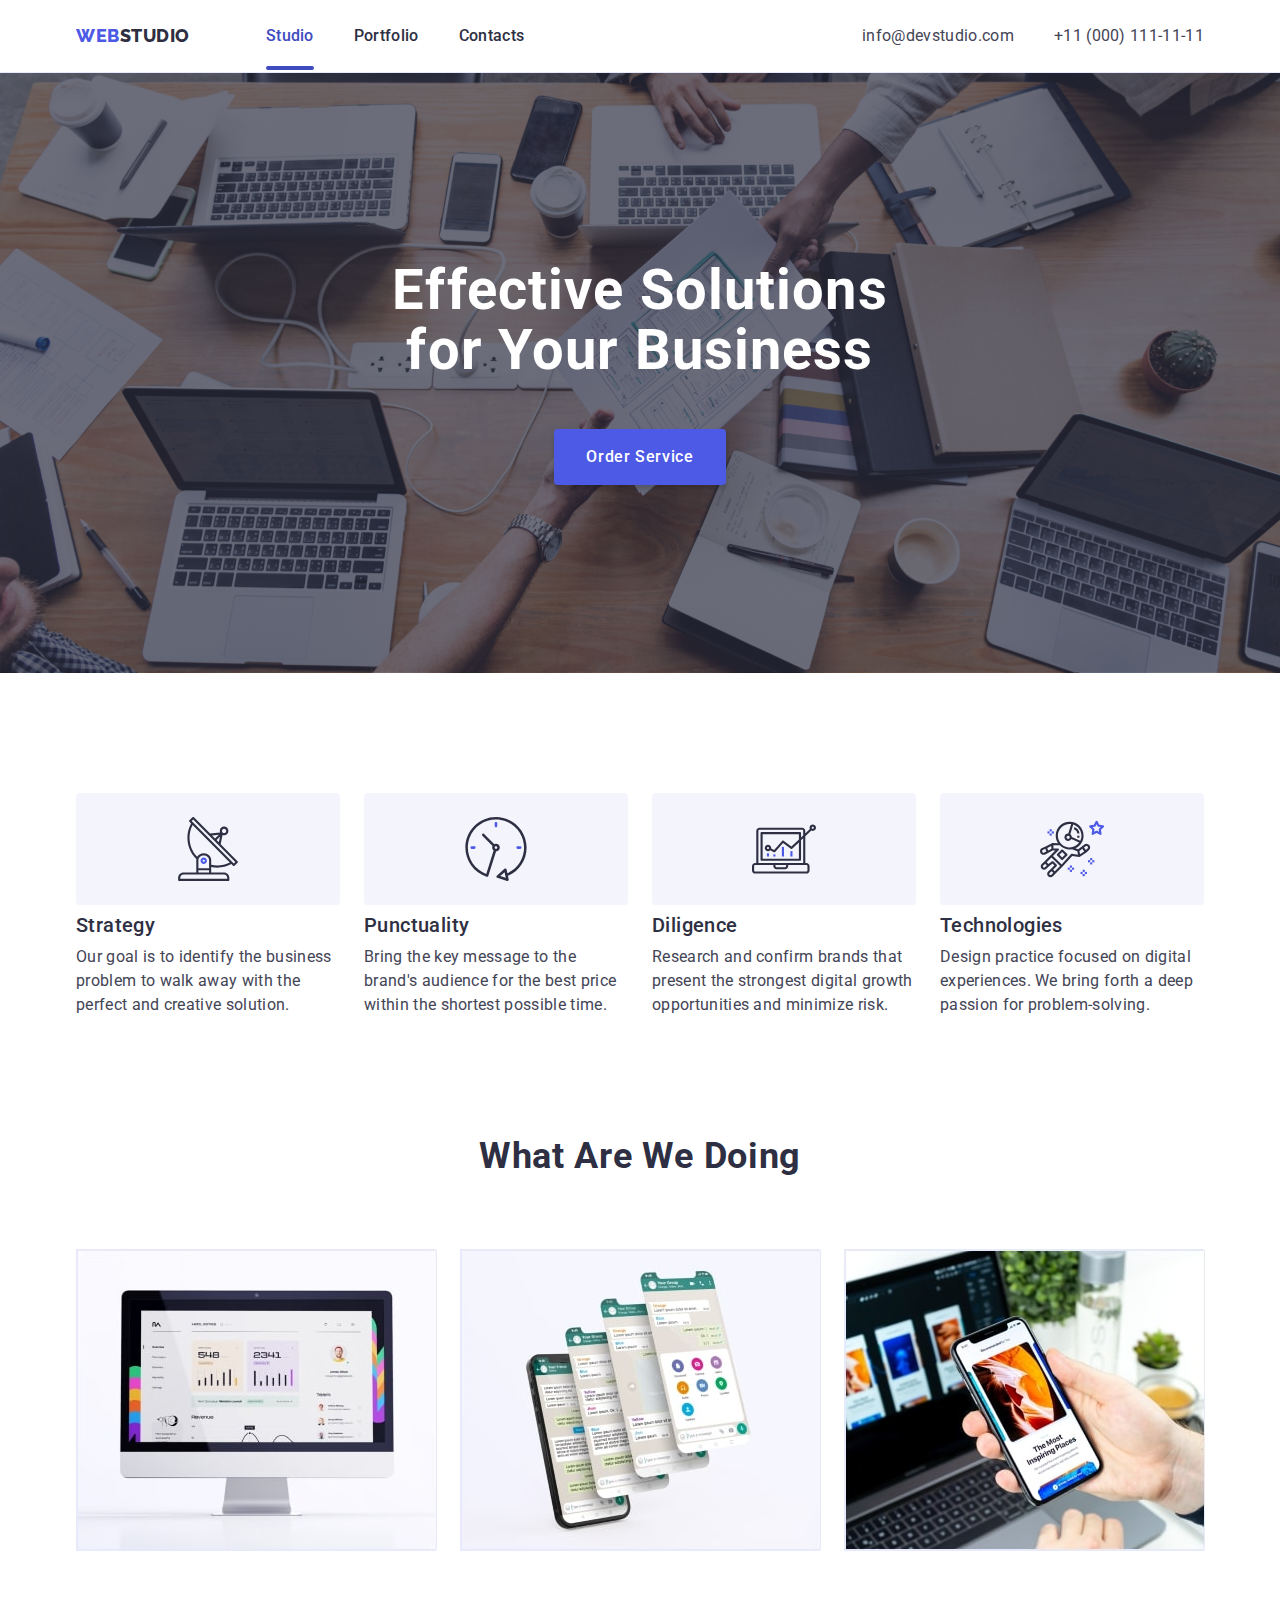
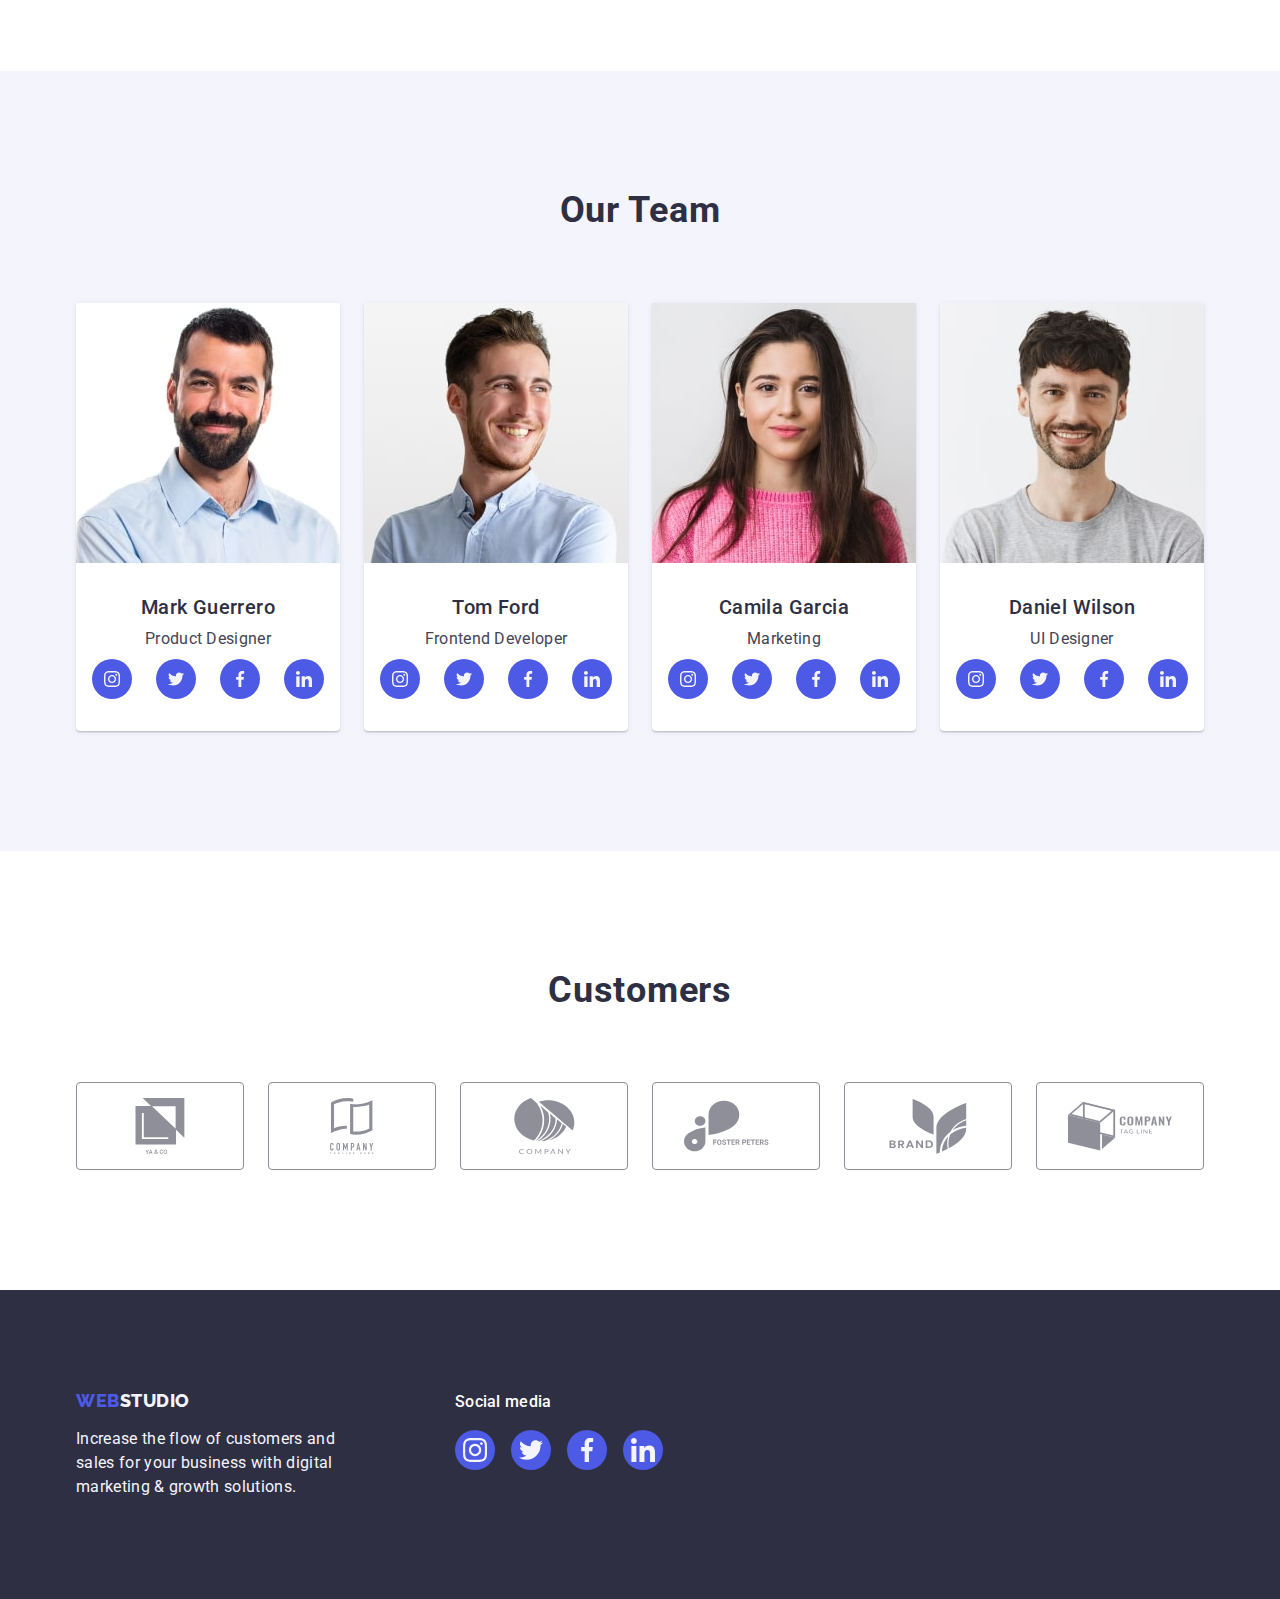
<file: index.html>
<!DOCTYPE html>
<html lang="en">
  <head>
    <meta charset="UTF-8" />
    <meta http-equiv="X-UA-Compatible" content="IE=edge" />
    <meta name="viewport" content="width=device-width, initial-scale=1.0" />
    <title>Effective Solutions for Your Business</title>

    <link rel="preconnect" href="https://fonts.googleapis.com" />
    <link rel="preconnect" href="https://fonts.gstatic.com" crossorigin />
    <link
      href="https://fonts.googleapis.com/css2?family=Raleway:wght@800&family=Roboto:wght@400;500;700&display=swap"
      rel="stylesheet"
    />
    <link rel="stylesheet" href="https://cdn.jsdelivr.net/npm/modern-normalize@1.1.0/modern-normalize.min.css">
    <link rel="stylesheet" href="./css/styles.css" />
  </head>

  <body>
    <header class="main-header">
      <div class="container main-header-container">
      <nav class="page-navigation">
        <a class="page-logo link" href="./index.html">Web<span class="span-logo">Studio</span></a>
        <ul class="navigation-list list">
          <li class="navigation-list-item">
            <a class="navigation-link active-page link" href="./index.html">Studio</a>
          </li>
          <li class="navigation-list-item">
            <a class="navigation-link link"  href="./portfolio.html" >Portfolio</a>
          </li>
          <li class="navigation-list-item">
            <a class="navigation-link link" href="">Contacts</a>
          </li>
        </ul>
      </nav>
      <address class="contacts-address list link ">
        <ul class="header-contact list">
          <li class="header-contact-list"> 
            <a  href="mailto:info@devstudio.com" class="link contact-item">info@devstudio.com</a>
          </li>
          <li class="header-contact-list">
            <a  href="tel:+110001111111" class="link contact-item">+11 (000) 111-11-11</a>
          </li>
        </ul>
      </address>
      </div>
    </header>
    <main>
      <section class="hero">
        <div class="container">
        <h1 class="hero-title">
          Effective Solutions <br>
          for Your Business
        </h1>
        <button type="button" data-modal-open class="modal-open-btn">Order Service</button>
        </div>
      </section>

      <section class="our-advantages">
        <div class="container">
        <h2 class="title" hidden>Our Advantages</h2>
        <ul class="our-advantages-list list">
          <li class="advantages-list ">
            <div class="our-advantages-icon icon" >
          <svg width="64" height="64">
            <use href="./images/icons.svg#icon-antenna"></use>
          </svg>
        </div>
            <h3 class="text-title">Strategy</h3>
            <p class="title-description">
              Our goal is to identify the business problem to walk away with the perfect and
              creative solution.
            </p>
          </li>
          <li class="advantages-list ">
             <div class="our-advantages-icon icon " >
          <svg width="64" height="64">
            <use href="./images/icons.svg#icon-clock"></use>
          </svg>
        </div>
            <h3 class="text-title">Punctuality</h3>
            <p class="title-description">
              Bring the key message to the brand's audience for the best price within the shortest
              possible time.
            </p>
          </li>
          <li class="advantages-list ">
        <div class="our-advantages-icon icon" >
          <svg width="64" height="64">
            <use href="./images/icons.svg#icon-diagram"></use>
          </svg>
        </div>
            <h3 class="text-title">Diligence</h3>
            <p class="title-description">
              Research and confirm brands that present the strongest digital growth opportunities
              and minimize risk.
            </p>
          </li>
          <li class="advantages-list ">
            <div class="our-advantages-icon icon" >
          <svg width="64" height="64">
            <use href="./images/icons.svg#icon-astronaut"></use>
          </svg>
        </div>
            <h3 class="text-title">Technologies</h3>
            <p class="title-description">
              Design practice focused on digital experiences. We bring forth a deep passion for
              problem-solving.
            </p>
          </li>
        </ul>
        </div>
      </section>

      <section class="section-actions">
        <div class="container">
        <h2 class="title">What are we doing</h2>
        <ul class="section-actions-list list">
          <li class="title-list-item">
            <img src="./images/monitor.jpg" alt="monitor" width="360" height="300" />
          </li>
          <li class="title-list-item">
            <img src="./images/phone1.jpg" alt="phone1" width="360" height="300" />
          </li>
          <li class="title-list-item">
            <img src="./images/phone2.jpg" alt="phone2" width="360" height="300" />
          </li>
        </ul>
        </div>
      </section>

      <section class="team-background-color section">
        <div class="container">
        <h2 class="title">Our Team</h2>
        <ul class="team-card-list list">
          <li class="team-card">
            <img src="./images/mark.jpg"  alt="Mark Guerrero" width="264" height="260" />
            <div class="job-title">
            <h3 class="text-title-team">Mark Guerrero</h3>
            <p class="title-description-team">Product Designer</p>
           <ul class="social-list">
            <li class="social-list-item">
              <a href="" class="social-list-link">
                <svg class="social-list-icon"  aria-label="instagram icon" width="16" height="16">
                  <use href="./images/icons.svg#icon-instagram"></use>
                </svg>
              </a>
            </li>
            <li class="social-list-item">
              <a href="" class="social-list-link">
                <svg class="social-list-icon"  aria-label="twitter icon" width="16" height="16">
                  <use href="./images/icons.svg#icon-twitter"></use>
                </svg>
              </a>
            </li>
            <li class="social-list-item">
              <a href="" class="social-list-link">
                <svg class="social-list-icon"  aria-label="facebook icon" width="16" height="16">
                  <use href="./images/icons.svg#icon-facebook"></use>
                </svg>
              </a>
            </li>
            <li class="social-list-item">
              <a href="" class="social-list-link">
                <svg class="social-list-icon" aria-label="linkedin icon" width="16" height="16">
                  <use href="./images/icons.svg#icon-linkedin"></use>
                </svg>
              </a>
            </li>
           </ul>
            </div>
          </li>
          <li class="team-card">
            <img src="./images/tom.jpg" alt="Tom Ford" width="264" height="260" />
            <div class="job-title">
            <h3 class="text-title-team">Tom Ford</h3>
            <p class="title-description-team">Frontend Developer</p>
            <ul class="social-list">
            <li class="social-list-item">
              <a href="" class="social-list-link">
                <svg class="social-list-icon"  aria-label="instagram icon" width="16" height="16">
                  <use href="./images/icons.svg#icon-instagram"></use>
                </svg>
              </a>
            </li>
            <li class="social-list-item">
              <a href="" class="social-list-link">
                <svg class="social-list-icon"  aria-label="twitter icon" width="16" height="16">
                  <use href="./images/icons.svg#icon-twitter"></use>
                </svg>
              </a>
            </li>
            <li class="social-list-item">
              <a href="" class="social-list-link">
                <svg class="social-list-icon"  aria-label="facebook icon" width="16" height="16">
                  <use href="./images/icons.svg#icon-facebook"></use>
                </svg>
              </a>
            </li>
            <li class="social-list-item">
              <a href="" class="social-list-link">
                <svg class="social-list-icon" aria-label="linkedin icon" width="16" height="16">
                  <use href="./images/icons.svg#icon-linkedin"></use>
                </svg>
              </a>
            </li>
           </ul>
            </div>
          </li>
          <li class="team-card">
            <img src="./images/camila.jpg" alt="Camila Garcia" width="264" height="260" />
            <div class="job-title">
            <h3 class="text-title-team">Camila Garcia</h3>
            <p class="title-description-team">Marketing</p>
            <ul class="social-list">
            <li class="social-list-item">
              <a href="" class="social-list-link">
                <svg class="social-list-icon"  aria-label="instagram icon" width="16" height="16">
                  <use href="./images/icons.svg#icon-instagram"></use>
                </svg>
              </a>
            </li>
            <li class="social-list-item">
              <a href="" class="social-list-link">
                <svg class="social-list-icon"  aria-label="twitter icon" width="16" height="16">
                  <use href="./images/icons.svg#icon-twitter"></use>
                </svg>
              </a>
            </li>
            <li class="social-list-item">
              <a href="" class="social-list-link">
                <svg class="social-list-icon"  aria-label="facebook icon" width="16" height="16">
                  <use href="./images/icons.svg#icon-facebook"></use>
                </svg>
              </a>
            </li>
            <li class="social-list-item">
              <a href="" class="social-list-link">
                <svg class="social-list-icon" aria-label="linkedin icon" width="16" height="16">
                  <use href="./images/icons.svg#icon-linkedin"></use>
                </svg>
              </a>
            </li>
           </ul>
            </div>
          </li>
          <li class="team-card">
            <img src="./images/daniel.jpg" alt="Daniel Wilson" width="264" height="260" />
            <div class="job-title">
            <h3 class="text-title-team">Daniel Wilson</h3>
            <p class="title-description-team">UI Designer</p>
            <ul class="social-list">
            <li class="social-list-item">
              <a href="" class="social-list-link">
                <svg class="social-list-icon"  aria-label="instagram icon" width="16" height="16">
                  <use href="./images/icons.svg#icon-instagram"></use>
                </svg>
              </a>
            </li>
            <li class="social-list-item">
              <a href="" class="social-list-link">
                <svg class="social-list-icon"  aria-label="twitter icon" width="16" height="16">
                  <use href="./images/icons.svg#icon-twitter"></use>
                </svg>
              </a>
            </li>
            <li class="social-list-item">
              <a href="" class="social-list-link">
                <svg class="social-list-icon"  aria-label="facebook icon" width="16" height="16">
                  <use href="./images/icons.svg#icon-facebook"></use>
                </svg>
              </a>
            </li>
            <li class="social-list-item">
              <a href="" class="social-list-link">
                <svg class="social-list-icon" aria-label="linkedin icon" width="16" height="16">
                  <use href="./images/icons.svg#icon-linkedin"></use>
                </svg>
              </a>
            </li>
           </ul>
            </div>
          </li>
        </ul>
        </div>
      </section>
      <section class="customers section">
        <div class="container">
          <h2 class="title customers-title">Customers</h2>
           <ul class="customers-list list">
            <li class="customers-list-item">
                <a href="" class="company-list-item-link">
                  <svg class="company-icon" width="104" height="56">
                    <use href="./images/icons.svg#icon-group1"></use>
                  </svg>
                </a>
            </li>
             <li class="customers-list-item">
                <a href="" class="company-list-item-link">
                  <svg class="company-icon" width="104" height="56">
                    <use href="./images/icons.svg#icon-group2"></use>
                  </svg>
                </a>
            </li>
             <li class="customers-list-item">
                <a href="" class="company-list-item-link">
                  <svg class="company-icon" width="104" height="56">
                    <use href="./images/icons.svg#icon-group3"></use>
                  </svg>
                </a>
            </li>
             <li class="customers-list-item">
                <a href="" class="company-list-item-link">
                  <svg class="company-icon" width="104" height="56">
                    <use href="./images/icons.svg#icon-group4"></use>
                  </svg>
                </a>
            </li>
             <li class="customers-list-item">
                <a href="" class="company-list-item-link">
                  <svg class="company-icon" width="104" height="56">
                    <use href="./images/icons.svg#icon-group5"></use>
                  </svg>
                </a>
            </li>
             <li class="customers-list-item">
                <a href="" class="company-list-item-link">
                  <svg class="company-icon" width="104" height="56">
                    <use href="./images/icons.svg#icon-group6"></use>
                  </svg>
                </a>
            </li>
           </ul>
        </div>

      </section>
    </main>
     <footer class="footer">
      <div class="footer-div container">
        <div class="footer-page-logo">
      <a class="  page-logo-footer link" href="./index.html"
        >Web<span class="span-logo-footer list">Studio</span></a
      >
      <p class="page-logo-description">
        Increase the flow of customers and<br> sales for your business with digital<br> marketing & growth solutions.
      </p>
      </div>
      <div class="social-list-footer-div">
           <p class="social-media-title">Social media</p>
           <ul class="list social-list-footer">
            <li class="social-list-item-footer">
              <a href="" class=" social-list-link-footer">
                <svg class="social-list-icon-footer"  aria-label="instagram icon"  width="24" height="24">
                  <use href="./images/icons.svg#icon-instagram"></use>
                </svg>
              </a>
            </li>
            <li class="social-list-item-footer">
              <a href="" class=" social-list-link-footer">
                <svg class="social-list-icon-footer"  aria-label="twitter icon"  width="24" height="24">
                  <use href="./images/icons.svg#icon-twitter"></use>
                </svg>
              </a>
            </li>
            <li class="social-list-item-footer">
              <a href="" class=" social-list-link-footer">
                <svg class="social-list-icon-footer"  aria-label="facebook icon"  width="24" height="24">
                  <use href="./images/icons.svg#icon-facebook"></use>
                </svg>
              </a>
            </li>
            <li class="social-list-item-footer">
              <a href="" class="social-list-link-footer">
                <svg class="social-list-icon-footer" aria-label="linkedin icon"  width="24" height="24">
                  <use href="./images/icons.svg#icon-linkedin"></use>
                </svg>
              </a>
            </li>
           </ul>
      </div>  
      </div>
    </footer>
    <div class="backdrop is-hidden" data-modal>
      <div class="modal">
        <button type="button" data-modal-close class="modal-close-btn">
          <svg class="modal-close-icon" width="8" height="8">
            <use href="./images/icons.svg#icon-vector" ></use>
          </svg>
        </button>
      </div>
    </div>

    <script src="./js/modal.js"></script>
  </body>
</html>
</file>
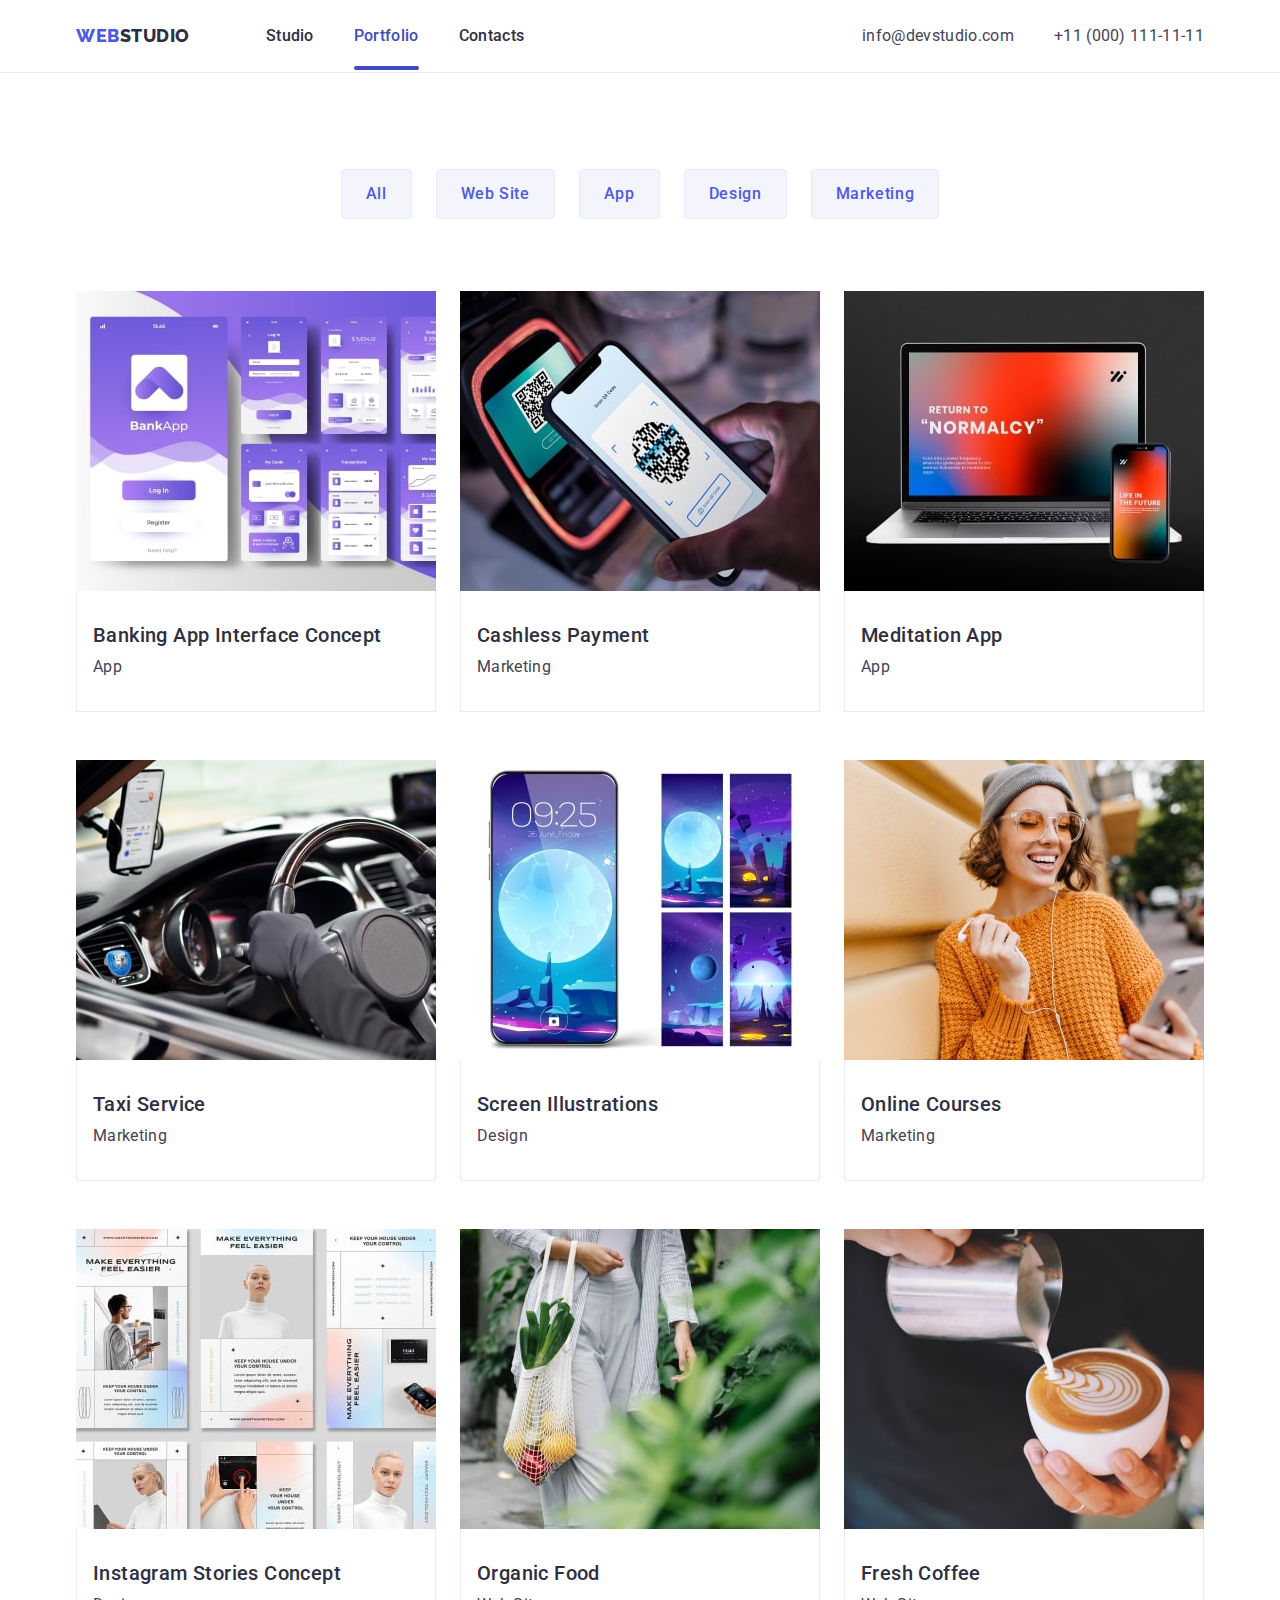
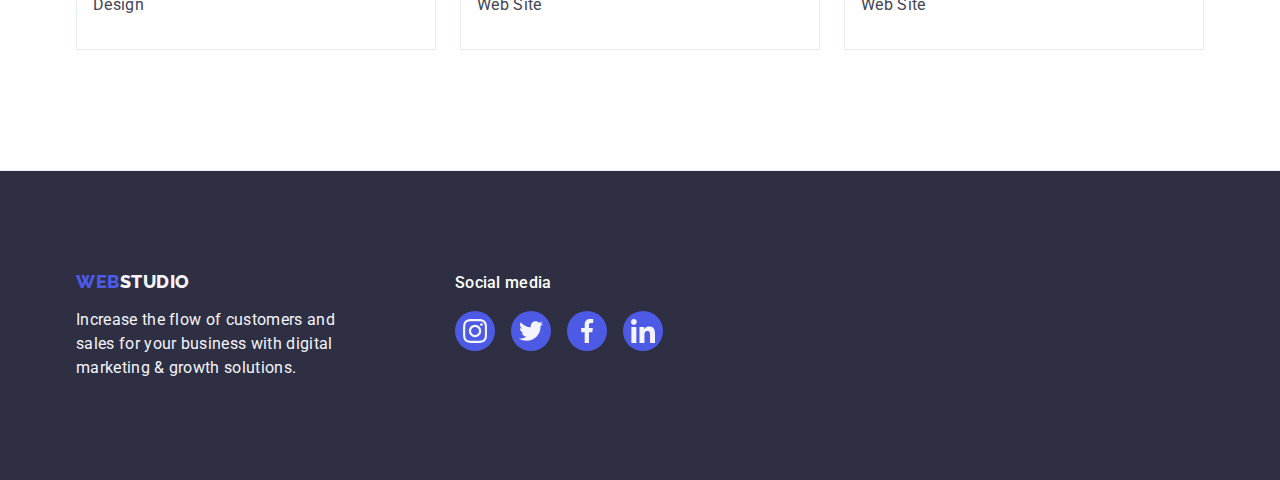
<file: portfolio.html>
<!DOCTYPE html>
<html lang="en">
<head>
    <meta charset="UTF-8">
    <meta http-equiv="X-UA-Compatible" content="IE=edge">
    <meta name="viewport" content="width=device-width, initial-scale=1.0">
    <title>Portfolio</title>
    <link rel="preconnect" href="https://fonts.googleapis.com">
    <link rel="preconnect" href="https://fonts.gstatic.com" crossorigin>
    <link href="https://fonts.googleapis.com/css2?family=Raleway:wght@800&family=Roboto:wght@400;500;700&display=swap" rel="stylesheet">
        <link rel="stylesheet" href="https://cdn.jsdelivr.net/npm/modern-normalize@1.1.0/modern-normalize.min.css">

    <link rel="stylesheet" href="./css/styles.css" > 
</head>
<body>
  <header class="main-header">
      <div class="container main-header-container">
      <nav class="page-navigation">
        <a class="page-logo link" href="./index.html">Web<span class="span-logo">Studio</span></a>
        <ul class="navigation-list list">
          <li class="navigation-list-item">
            <a class="navigation-link link" href="./index.html">Studio</a>
          </li>
          <li class="navigation-list-item">
            <a class="navigation-link active-page link"  href="./portfolio.html" >Portfolio</a>
          </li>
          <li class="navigation-list-item">
            <a class="navigation-link link" href="">Contacts</a>
          </li>
        </ul>
      </nav>
      <address class="contacts-address list link ">
        <ul class="header-contact list">
          <li class="header-contact-list"> 
            <a  href="mailto:info@devstudio.com" class="link contact-item">info@devstudio.com</a>
          </li>
          <li class="header-contact-list">
            <a  href="tel:+110001111111" class="link contact-item">+11 (000) 111-11-11</a>
          </li>
        </ul>
      </address>
      </div>
    </header>

    <main  class="top-line">
        <section class="section-button list">
          <div class="container">
            <h1 class="hero-title" hidden>Our projects </h1>
             <ul class="site-nav-list list">
              <li><button class="button-filter" type="button">All</button></li>
              <li><button class="button-filter" type="button">Web Site</button></li>
              <li><button class="button-filter" type="button">App</button></li>
              <li><button class="button-filter" type="button">Design</button></li>
              <li><button class="button-filter" type="button">Marketing</button></li>
             </ul>

    <ul class="projects list">
      <li class="projects-title link">
        <a  href="" class="projects-title-link link">
        <div class="projects-list-img-wrapper">
          <img class="projects-img " src="./images/banking.jpg" alt="Banking App Interface Concept" width="360" height="300" >
        <p class="overlay">14 Stylish and User-Friendly App Design Concepts · Task Manager App · Calorie Tracker App · Exotic Fruit Ecommerce App · Cloud Storage App</p>
        </div>
      
        <div class="project-name">
        <h2 class="text-title">Banking App Interface Concept</h2>
        <p class="title-description">App</p></div> </a>
      </li>
      <li class="projects-title link"><a  href="" class="projects-title-link link">
        <div class="projects-list-img-wrapper">
        <img class="projects-img" src="./images/cashless.jpg" alt="Cashless Payment" width="360" height="300" >
        <p class="overlay">14 Stylish and User-Friendly App Design Concepts · Task Manager App · Calorie Tracker App · Exotic Fruit Ecommerce App · Cloud Storage App</p>
      </div>
        <div class="project-name">
        <h2 class="text-title">Cashless Payment</h2>
            <p class="title-description">Marketing</p> </div></a>
      </li>
      <li class="projects-title link"><a  href="" class="projects-title-link link">
        <div class="projects-list-img-wrapper">
        <img class="projects-img" src="./images/meditation.jpg" alt="Meditation App" width="360" height="300" >
        <p class="overlay">14 Stylish and User-Friendly App Design Concepts · Task Manager App · Calorie Tracker App · Exotic Fruit Ecommerce App · Cloud Storage App</p>
        </div>
        <div class="project-name">
        <h2 class="text-title">Meditation App</h2>
            <p class="title-description">App</p> </div></a>
      </li>
      <li class="projects-title link"><a  href="" class="projects-title-link link">
        <div class="projects-list-img-wrapper">
        <img class="projects-img" src="./images/taxi.jpg" alt="Marketing" width="360" height="300" >
        <p class="overlay">14 Stylish and User-Friendly App Design Concepts · Task Manager App · Calorie Tracker App · Exotic Fruit Ecommerce App · Cloud Storage App</p>
      </div>
        <div class="project-name">
        <h2 class="text-title">Taxi Service</h2>
            <p class="title-description">Marketing</p></div></a>
      </li>
      <li class="projects-title link"><a  href="" class="projects-title-link link">
        <div class="projects-list-img-wrapper">
        <img class="projects-img" src="./images/screen.jpg" alt="Screen Illustrations" width="360" height="300" >
        <p class="overlay">14 Stylish and User-Friendly App Design Concepts · Task Manager App · Calorie Tracker App · Exotic Fruit Ecommerce App · Cloud Storage App</p>
        </div>
        <div class="project-name">
        <h2 class="text-title">Screen Illustrations</h2>
            <p class="title-description">Design</p></div></a>
      </li>
      <li class="projects-title link"><a  href="" class="projects-title-link link">
        <div class="projects-list-img-wrapper">
        <img class="projects-img" src="./images/courses.jpg" alt="Online Courses" width="360" height="300" >
        <p class="overlay">14 Stylish and User-Friendly App Design Concepts · Task Manager App · Calorie Tracker App · Exotic Fruit Ecommerce App · Cloud Storage App</p>
        </div>
        <div class="project-name">
        <h2 class="text-title">Online Courses</h2>
            <p class="title-description">Marketing</p></div></a>
      </li>
      <li class="projects-title link"><a  href="" class="projects-title-link link">
        <div class="projects-list-img-wrapper">
        <img class="projects-img" src="./images/stories.jpg" alt="Instagram Stories Concept" width="360" height="300" >
        <p class="overlay">14 Stylish and User-Friendly App Design Concepts · Task Manager App · Calorie Tracker App · Exotic Fruit Ecommerce App · Cloud Storage App</p>
        </div>
        <div class="project-name">
        <h2 class="text-title">Instagram Stories Concept</h2>
            <p class="title-description">Design</p>
        </div>
      </a>
      </li>
      
      <li class="projects-title link"><a  href="" class="projects-title-link link">
        <div class="projects-list-img-wrapper">
        <img class="projects-img" src="./images/food.jpg" alt="Organic Food" width="360" height="300" >
        <p class="overlay">14 Stylish and User-Friendly App Design Concepts · Task Manager App · Calorie Tracker App · Exotic Fruit Ecommerce App · Cloud Storage App</p>
        </div>
        <div class="project-name">
        <h2 class="text-title">Organic Food</h2>
            <p class="title-description">Web Site</p>
          </div>
          </a>
      </li>
      <li class="projects-title link"><a href="" class="projects-title-link link">
        <div class="projects-list-img-wrapper">
        <img class="projects-img" src="./images/coffee.jpg" alt="Fresh Coffee" width="360" height="300" >
        <p class="overlay">14 Stylish and User-Friendly App Design Concepts · Task Manager App · Calorie Tracker App · Exotic Fruit Ecommerce App · Cloud Storage App</p>
        </div>
        <div class="project-name">
        <h2 class="text-title">Fresh Coffee</h2>
            <p class="title-description">Web Site</p>
          </div>
          </a>
      </li>
    </ul>
    </div>
        </section>
    </main>
<footer class="footer">
      <div class="footer-div container">
        <div class="footer-page-logo">
      <a class="  page-logo-footer link" href="./index.html"
        >Web<span class="span-logo-footer list">Studio</span></a
      >
      <p class="page-logo-description">
        Increase the flow of customers and<br> sales for your business with digital<br> marketing & growth solutions.
      </p>
      </div>
      <div class="social-list-footer-div">
           <p class="social-media-title">Social media</p>
           <ul class="list social-list-footer">
            <li class="social-list-item-footer">
              <a href="" class=" social-list-link-footer">
                <svg class="social-list-icon-footer"  aria-label="instagram icon"  width="24" height="24">
                  <use href="./images/icons.svg#icon-instagram"></use>
                </svg>
              </a>
            </li>
            <li class="social-list-item-footer">
              <a href="" class=" social-list-link-footer">
                <svg class="social-list-icon-footer"  aria-label="twitter icon"  width="24" height="24">
                  <use href="./images/icons.svg#icon-twitter"></use>
                </svg>
              </a>
            </li>
            <li class="social-list-item-footer">
              <a href="" class=" social-list-link-footer">
                <svg class="social-list-icon-footer"  aria-label="facebook icon"  width="24" height="24">
                  <use href="./images/icons.svg#icon-facebook"></use>
                </svg>
              </a>
            </li>
            <li class="social-list-item-footer">
              <a href="" class="social-list-link-footer">
                <svg class="social-list-icon-footer" aria-label="linkedin icon"  width="24" height="24">
                  <use href="./images/icons.svg#icon-linkedin"></use>
                </svg>
              </a>
            </li>
           </ul>
      </div>  
      </div>
    </footer>
</body>
</html>
</file>
<file: css/styles.css>
:root {
  --main-font: 'Roboto', sans-serif;
  --secondary-font: 'Raleway', sans-serif;
  --primary-text-color: #2e2f42;
  --secondary-text-color: #434455;
  --text-color-hover: #4d5ae5;
  --accent-color: #404bbf;
  --background-color: #ffffff;
  --background-btn-filters: #f4f4fd;
}

h1,h2,h3,h4,h5,h6,p{
    margin-top: 0;
    margin-bottom: 0;
    }


    ul,ol{
    margin-top: 0;
    margin-bottom: 0;
    padding-left: 0;
    text-decoration: none;
    list-style: none;
}

button{
    cursor: pointer;
}

img{
    display: block;
}

.list{
    list-style: none;
}

.container{
    width: 1158px;
    margin-left: auto;
    margin-right: auto;
    padding-left: 15px;
    padding-right: 15px;
   }

.link,
.list,
.header-contact a,
.page-logo,
.header-contact,
.navigation-list-item,
.navigation-link,
.contact {
  text-decoration: none;
}

body{
    font-family: 'Roboto', sans-serif;
    color: #434455 ;
    background-color: #FFFFFF;
  }




.navigation-list-item {
  font-family: 'Roboto', sans-serif;
  font-weight: 500;
  font-size: 16px;
  line-height: 1.5;
  letter-spacing: 0.02em;
  color: #2e2f42;
}

.contacts-adress {
  display: flex;
    margin-left: auto;
  font-family: 'Roboto', sans-serif;
  font-style: normal;
  font-weight: 400;
  font-size: 16px;
  line-height: 1.5;
  letter-spacing: 0.02em;
  color: #434455;
}

.page-logo {
  margin-right: 76px;
  font-family: "Raleway",sans-serif;
font-style: normal;
font-weight: 800;
font-size: 18px;
line-height: 1.17;
 display: flex;
    align-items: center;
letter-spacing: 0.03em;
text-transform: uppercase;
color: #4D5AE5;


}

.span-logo {
  font-family: 'Raleway';
   font-style: normal;
   font-weight: 800;
   font-size: 18px;
   line-height: 1.17;
    display: flex;
    align-items: center;
   letter-spacing: 0.03em;
   text-transform: uppercase ;
   
   color: #2E2F42;
}

.hero {
   background-image: linear-gradient(
      rgba(46, 47, 66, 0.7),
      rgba(46, 47, 66, 0.7)
    ),
    url('../images/people-office.jpg'); 
  background-size: cover;
  padding-top: 188px;
    padding-bottom: 188px;
  background-color: #2e2f42;
  max-width: 1440px; 
  background-repeat: no-repeat;
  background-position: center;
  margin: 0 auto;
}

.hero-title {
   margin-left: auto;
    margin-right: auto;
  font-family: 'Roboto', sans-serif;
  font-weight: 700;
  font-size: 56px;
  max-width: 496px;
  line-height: 1.07;
  text-align: center;
  letter-spacing: 0.02em;
  color: #ffffff;
}

.modal-open-btn:hover,
.modal-open-btn:focus {
  background-color: #404bbf;
  color: #ffffff;
}

.button {
  background: #4d5ae5;
  box-shadow: 0px 4px 4px rgba(0, 0, 0, 0.15);
  border-radius: 4px;
}

.modal-open-btn {
  margin-top: 48px;
    margin-right: auto;
    margin-left: auto;
    display: flex;   
    display: block;
    min-width: 169px;
     height: 56px;
     box-shadow: 0px 4px 4px rgba(0, 0, 0, 0.15);
     border-radius: 4px;
    padding: 16px 32px;
    gap: 10px;
    border: none; 

  font-family: 'Roboto', sans-serif;
  letter-spacing: 0.04em;
  cursor: pointer;
  background-color: #4d5ae5;
  font-style: normal;
  font-weight: 500;
  font-size: 16px;
  line-height: 1.5;

  color: #ffffff;

  transition: background-color 250ms cubic-bezier(0.4, 0, 0.2, 1);
}

.text-title,
.text-title-team{
   
  margin-bottom: 8px;
  font-family: 'Roboto', sans-serif;
  font-weight: 500;
  font-size: 20px;
  line-height: 1.2;
  letter-spacing: 0.02em;
  color: #2e2f42;
}
.title-description,
.title-description-team {

  font-family: 'Roboto', sans-serif;
  font-weight: 400;
  font-size: 16px;
  line-height: 1.5;
  letter-spacing: 0.02em;
  color: #434455;
}

.text-title-team,
.title-description-team{
  text-align: center;
  margin-bottom: 8px;
}
.title {
   margin-bottom: 72px; 
  font-family: 'Roboto', sans-serif;
  font-weight: 700;
  font-size: 36px;
  line-height: 1.11;
  text-align: center;
  letter-spacing: 0.02em;
  text-transform: capitalize;
  color: #2e2f42;
}
.page-logo-description {
  font-family: 'Roboto', sans-serif;
  font-style: normal;
  font-weight: 400;
  font-size: 16px;
  line-height: 1.5;
  letter-spacing: 0.02em;
  color: var(--background-btn-filters);
        
}

.span-logo-footer {
    font-weight: 800;
   font-size: 18px;
   line-height: 1.17;
   display: flex;
    align-items: center;
   letter-spacing: 0.03em;
   text-transform: uppercase ;
   color: #f4f4fd;
}
.team-background-color {
  background: #f4f4fd;
}
.team-card {
   border-radius: 0px 0px 4px 4px;
    box-shadow: 0px 1px 6px rgba(46, 47, 66, 0.08),
    0px 1px 1px rgba(46, 47, 66, 0.16), 
    0px 2px 1px rgba(46, 47, 66, 0.08);
    
    background-color: #FFFFFF;
}

.button-filter:hover,
.button-filter:focus {
  color: #ffffff;
  background-color: #404bbf;
  border: 1px solid transparent;
    box-shadow:  0px 3px 1px
   rgba(0, 0, 0, 0.1),
    0px 2px 1px rgba(0, 0, 0, 0.08),
     0px 2px 2px rgba(0, 0, 0, 0.12);
}
.button-filter {
  padding-top: 12px; 
    padding-bottom: 12px;
    padding-left: 24px;
    padding-right: 24px;

  font-family: 'Roboto', sans-serif;
  font-weight: 500;
  font-size: 16px;
  line-height: 1.5;
  letter-spacing: 0.04em;
  color: #4d5ae5;
  background-color: #f4f4fd;
  cursor: pointer;
  background: #f4f4fd;
   border: 1px solid #E7E9FC;
    border-radius: 4px;

    transition: color 250ms cubic-bezier(0.4, 0, 0.2, 1),
     background-color 250ms cubic-bezier(0.4, 0, 0.2, 1), 
     border-color 250ms cubic-bezier(0.4, 0, 0.2, 1), 
    box-shadow 250ms cubic-bezier(0.4, 0, 0.2, 1);;
}
.projects-title {
  box-sizing: border-box;
  background: #ffffff;
  
}
.top-line {
  box-sizing: border-box;
  background: #ffffff;
  border-bottom: 1px solid #e7e9fc;
}

body {
  font-family: 'Roboto', sans-serif;
  color: #434455;
  background-color: #ffffff;
}

.navigation-link {
  font-weight: 500;
  font-size: 16px;
  line-height: 1.5;
  letter-spacing: 0.02em;
  color: #2e2f42;
}

.navigation-list-item:hover,
.navigation-list-item:focus {
  color: #404bbf;
}

.navigation-list:hover,
.navigation-list:focus {
  color: #404bbf;
}

.contact-item:hover,
.contact-item:focus {
  color: #404bbf;
  
}
.contact-item{
  line-height: 1.5;
  letter-spacing: 0.02em;
  color: #434455;
   transition:  color 250ms cubic-bezier(0.4, 0, 0.2, 1);
} 


.contacts-address:hover,
.contacts-address:focus {
  color: #404bbf;
}
.contacts-address {
  font-style: normal;
}


.link:hover,
.link:focus {
  color: #404bbf;
}

.contacts-address{
    line-height: 1.5;
    letter-spacing: 0.02em;
    color: #434455 ;
}

.header-contact{
     line-height: 1.5;
    letter-spacing: 0.02em;
    color: #434455 ;
}



.page-navigation{
  display: flex;
    align-items: center;
}

.main-header{
  display: flex;
  padding: 24px 0;
  border-bottom: 1px solid #e7e9fc;
    box-shadow: 0px 2px 1px rgba(46, 47, 66, 0.08), 0px 1px 1px rgba(46, 47, 66, 0.16), 0px 1px 6px rgba(46, 47, 66, 0.08);
}




.main-header-container{
    display: flex;
    align-items: center;
    justify-content: space-between;
}

  
.navigation-link{
    padding: 24px 0;
}

.header-contact{
  gap: 40px;
   display: flex;
    align-items: center;
  
}
 .title-list-item{
   width: calc((100% - 48px) / 3);
    border: 1px solid #E7E9FC;
}
 .job-title{
 padding: 32px 0 ;
 }

 .section{
    padding-top:120px ;
    padding-bottom:120px ;
}

.advantages-list{
  width: calc((100% - 72px) / 4); 
}

.footer{
  padding-top: 100px;
    padding-bottom: 100px;
     background-color: #2e2f42;
}

.page-logo-footer{
  display: inline-block;
    margin-bottom: 16px;
    font-family: "Raleway",sans-serif;
font-style: normal;
font-weight: 800;
font-size: 18px;
line-height: 1.17;
 display: flex;
    align-items: center;
letter-spacing: 0.03em;
text-transform: uppercase;
color: #4D5AE5;
    
}
.span-logo-footer{
  display: inline-block;
}

.section-button{
    padding-top: 96px;
    padding-bottom: 120px;
}


.projects {
  display: flex;
    flex-wrap: wrap;
    column-gap: 24px;
    row-gap: 48px;

}

.projects-title{
   width: calc((100% - 48px) / 3);
}
.project-name{
   padding: 32px 16px;
    border: 1px solid #e7e9fc;
    border-top:none;
}

.title-description{
  text-align: left;
}

.site-nav-list{
   justify-content: center;
    margin-bottom: 72px;
    gap: 24px;
    display: flex;

}
.navigation-list{
  gap: 40px;
  display: flex;
 
}

.our-advantages{
  padding-top: 120px; 
  padding-bottom: 120px;
}
.section-actions{
  padding-bottom: 120px;
}

.our-advantages-list{
  display: flex;
  gap: 24px;
}

.team-card-list{
   display: flex;
  gap: 24px;
  
}

.section-actions-list{
  display: flex;
  gap: 24px;
}

.social-list{
  display: flex;
  justify-content: center;
  gap: 24px;
}
.social-list-icon{
  fill: #f4f4fd;
}
.social-list-link{
  display: flex;
  align-items: center;
  justify-content: center;
  width: 40px;
  height: 40px;
  border-radius: 50%;
  background-color: #4D5AE5;

  transition:  background-color 250ms cubic-bezier(0.4, 0, 0.2, 1);
}

.social-list-link:hover,
.social-list-link:focus{
  background-color: #404bbf;
}


.our-advantages-icon{
  display: flex;
  justify-content: center;
}

.icon{
  display: flex;
  align-items: center;
  justify-content: center;
  width: 264px;
  height: 112px;
  background: #F4F4FD;
border-radius: 4px;
margin-bottom: 8px;
}

.customers-list{
  display: flex;
  justify-content: center;
  gap: 24px;
  
}


.customers-list:hover,
.customers-list:focus{
  color:#4d5ae5 ;
}

.customers-title{
  line-height: 1.1 ;
}
.social-media-title{
   font-weight: 500;
  font-size: 16px;
  line-height: 1.5;
  letter-spacing: 0.02em;
  color: #FFFFFF;
  margin-bottom: 16px;
}

.company-list-item-link{
  width: 100%;
   height: 100%;
   border: 1px solid #8e8f99;
   border-radius:4px;
    display: flex; 
    align-items: center; 
    justify-content: center;
    color: #8e8f99;
    width: 168px;
height: 88px;

transition: border-color 250ms cubic-bezier(0.4, 0, 0.2, 1),
 color 250ms cubic-bezier(0.4, 0, 0.2, 1);
}

.company-list-item-link:hover,
.company-list-item-link:focus{
  border-color: #404bbf;
  color: #404bbf;
}
.company-icon{
   fill: currentColor; 
}


.projects-title:hover,
.projects-title:focus{
  box-shadow:  0px 3px 1px
   rgba(0, 0, 0, 0.1),
    0px 2px 1px rgba(0, 0, 0, 0.08),
     0px 2px 2px rgba(0, 0, 0, 0.12);
}


.projects-title-link{
  display: block;
   transition: box-shadow 250ms cubic-bezier(0.4, 0, 0.2, 1);
}

.projects-title-link:hover,
.projects-title-link:focus{
  box-shadow: 0px 1px 6px rgba(46, 47, 66, 0.08),
   0px 1px 1px rgba(46, 47, 66, 0.16), 
   0px 2px 1px rgba(46, 47, 66, 0.08);
     
} 

.footer-div {
  align-items: baseline;
  display: flex;
}
.social-list-icon-footer{
  fill:#f4f4fd;
}

.social-list-footer{
  display: flex;
  gap: 16px;
}
.social-list-link-footer{
   display: flex;
  align-items: center;
  justify-content: center;
  background-color: #4d5ae5;
  border-radius: 50%;
  width: 100%;
  height: 100%;

  transition: background-color 250ms cubic-bezier(0.4, 0, 0.2, 1);
}

.social-list-link-footer:hover,
.social-list-link-footer:focus{
  background-color: #31d0aa;
}

.social-list-item-footer{
    width: 40px;
  height: 40px;
}

.footer-page-logo{
   margin-right: 120px;

}


.overlay{
  background-color: #4D5AE5;
mix-blend-mode: normal;
font-family: 'Roboto';
font-style: normal;
font-weight: 400;
font-size: 16px;
line-height: 1.5;
letter-spacing: 0.02em;
color: #F4F4FD;
width: 100%;
height: 100%;

 padding: 40px 32px;

position: absolute;
top: 0;
left: 0;

transform: translateY(100%);
    transition: transform 250ms cubic-bezier(0.4, 0, 0.2, 1);

}

.projects-list-img-wrapper{
  position: relative;
  overflow: hidden;
}

.projects-title-link:hover .overlay,
.projects-title-link:focus .overlay {
  transform: translateY(0%);
}

.backdrop{
  position: fixed;
  top: 0;
  left: 0;
  width: 100%;
height: 100%;
background: rgba(46, 47, 66, 0.4);

opacity: 1;
visibility: visible;
pointer-events: auto;

 transition: opacity 250ms cubic-bezier(0.4, 0, 0.2, 1),
   visibility 250ms cubic-bezier(0.4, 0, 0.2, 1);
}

.modal{
  position: absolute;
  top: 50%;
  left: 50%;
  transform: translate(-50%, -50%);
  width: 408px;
  min-height: 584px;
 background: #FCFCFC;
box-shadow: 0px 1px 1px rgba(0, 0, 0, 0.14), 0px 1px 3px rgba(0, 0, 0, 0.12), 0px 2px 1px rgba(0, 0, 0, 0.2);
border-radius: 4px;

 

    transition: transform 250ms cubic-bezier(0.4, 0, 0.2, 1);
}

.modal-close-btn{
  position: absolute;
  top: 24px;
  right: 24px;
  padding: 0;

  display: flex;
  align-items: center;
  justify-content: center;

  background: #E7E9FC;
border: 1px solid rgba(0, 0, 0, 0.1);
border-radius: 50%;
width: 24px;
  height: 24px;
  
   transition: background-color 250ms cubic-bezier(0.4, 0, 0.2, 1),
    border 250ms cubic-bezier(0.4, 0, 0.2, 1); 
 
}

.is-hidden{
  opacity: 0;
  visibility: hidden;
  pointer-events: none;
}

.active-page{
  position: relative;
    color: #404bbf;
    transition: color 250ms cubic-bezier(0.4, 0, 0.2, 1);
}

.active-page::after{
  position: absolute;
    left: 0;
    bottom: -1px;
    content: '';
    display: block;
    width: 100%;
    height: 4px;
    background-color: #404bbf;
    border-radius: 2px;
}

.modal-close-btn:hover,
.modal-close-btn:focus{
    background-color: #404bbf; 
    border: none; 
     fill: #ffffff;
     
    
}

.modal-close-icon{
  transition: fill 250ms cubic-bezier(0.4, 0, 0.2, 1);
}
</file>
